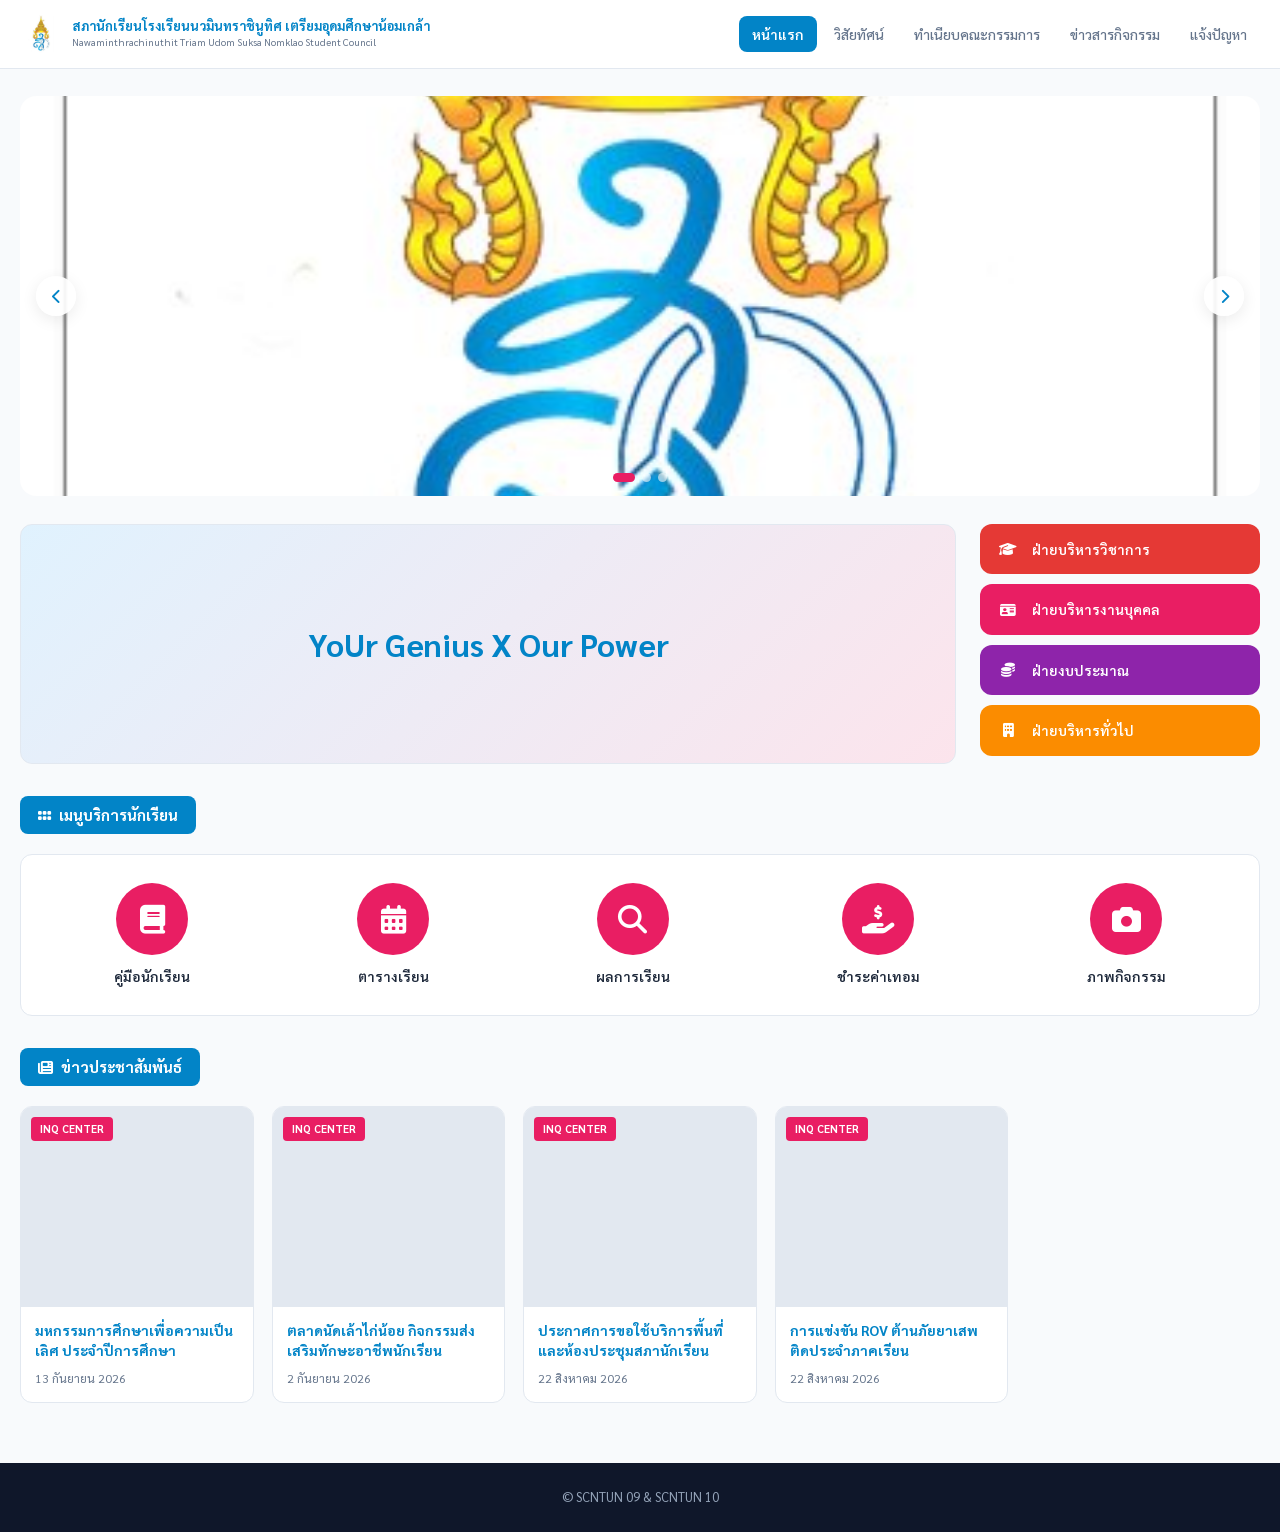
<file: website/index.html>
<!DOCTYPE html>
<html lang="th">
<head>
  <meta charset="UTF-8">
  <meta name="viewport" content="width=device-width, initial-scale=1.0">
  <title>หน้าแรก | สภานักเรียนนวมินทราชินูทิศ เตรียมอุดมศึกษาน้อมเกล้า</title>
  <link rel="preconnect" href="https://fonts.googleapis.com">
  <link rel="preconnect" href="https://fonts.gstatic.com" crossorigin>
  <link rel="stylesheet" href="https://cdnjs.cloudflare.com/ajax/libs/font-awesome/6.4.0/css/all.min.css">
  <link rel="stylesheet" href="style.css">
  <style>
    /* SLIDER */
    .slider-wrapper {
      position: relative;
      border-radius: 16px;
      overflow: hidden;
      margin-bottom: 28px;
      height: 400px;
      background: #e2e8f0;
    }
    .slides-container { display: flex; transition: transform 0.5s ease; height: 100%; }
    .slide-page {
      min-width: 100%;
      background-size: cover;
      background-position: center;
    }
    .slide-arrow {
      position: absolute; top: 50%; transform: translateY(-50%);
      background: rgba(255,255,255,0.92);
      border: none; width: 40px; height: 40px; border-radius: 50%;
      cursor: pointer; color: var(--blue); font-size: 15px;
      display: flex; align-items: center; justify-content: center;
      transition: 0.2s; z-index: 10; box-shadow: var(--shadow-md);
    }
    .slide-arrow:hover { background: var(--pink); color: white; }
    .arrow-left { left: 16px; }
    .arrow-right { right: 16px; }
    .slider-dots { position: absolute; bottom: 14px; left: 50%; transform: translateX(-50%); display: flex; gap: 7px; z-index: 10; }
    .dot { width: 9px; height: 9px; background: rgba(255,255,255,0.55); border-radius: 50%; cursor: pointer; transition: 0.3s; }
    .dot.active { background: var(--pink); width: 22px; border-radius: 9px; }

    /* CAMPAIGN + SIDEBAR */
    .main-grid {
      display: grid;
      grid-template-columns: 1fr 280px;
      gap: 24px;
      margin-bottom: 32px;
    }
    .campaign-box {
      background: var(--white);
      border: 1px solid var(--border);
      border-radius: var(--radius);
      display: flex;
      align-items: center;
      justify-content: center;
      min-height: 240px;
      background: linear-gradient(135deg, #e0f2fe 0%, #fce4ec 100%);
    }
    .campaign-title {
      font-size: clamp(1.4rem, 3vw, 2rem);
      font-weight: 700;
      color: var(--blue);
      text-align: center;
      padding: 24px;
      line-height: 1.4;
    }

    .sidebar-buttons { display: flex; flex-direction: column; gap: 10px; }
    .side-btn {
      display: flex; align-items: center; gap: 14px;
      padding: 14px 18px;
      border-radius: var(--radius);
      color: white; text-decoration: none;
      font-weight: 600; font-size: 14px;
      transition: opacity 0.2s, transform 0.2s;
    }
    .side-btn:hover { opacity: 0.9; transform: translateX(4px); }
    .side-btn i { width: 20px; text-align: center; }
    .side-btn.red    { background: #e53935; }
    .side-btn.pink   { background: var(--pink); }
    .side-btn.purple { background: #8e24aa; }
    .side-btn.orange { background: #fb8c00; }

    /* SERVICES */
    .services-bar {
      background: var(--white);
      border: 1px solid var(--border);
      border-radius: var(--radius);
      padding: 28px 20px;
      display: flex;
      justify-content: space-around;
      flex-wrap: wrap;
      gap: 20px;
      margin-bottom: 32px;
    }
    .service-item {
      display: flex; flex-direction: column;
      align-items: center; gap: 10px;
      text-decoration: none; color: var(--text);
      font-weight: 600; font-size: 14px;
      transition: 0.2s;
    }
    .service-icon {
      width: 72px; height: 72px;
      background: var(--pink);
      color: white; border-radius: 50%;
      display: flex; align-items: center; justify-content: center;
      font-size: 1.8rem;
      transition: transform 0.2s;
    }
    .service-item:hover .service-icon { transform: translateY(-4px); }
    .service-item:hover { color: var(--pink); }

    /* NEWS */
    .news-grid {
      display: grid;
      grid-template-columns: repeat(auto-fill, minmax(220px, 1fr));
      gap: 18px;
    }
    .news-card { display: flex; flex-direction: column; }
    .news-poster {
      height: 200px;
      background: #e2e8f0;
      background-size: cover;
      background-position: center;
      position: relative;
    }
    .news-tag {
      position: absolute; top: 10px; left: 10px;
      background: var(--pink); color: white;
      padding: 3px 9px; font-size: 11px; font-weight: 700;
      border-radius: 4px;
    }
    .news-body { padding: 14px; flex: 1; display: flex; flex-direction: column; justify-content: space-between; }
    .news-body h4 { font-size: 14px; color: var(--blue); margin-bottom: 8px; line-height: 1.4; font-weight: 700; }
    .news-date { font-size: 12px; color: var(--text-muted); }

    /* MOBILE */
    @media (max-width: 900px) {
      .main-grid { grid-template-columns: 1fr; }
      .slider-wrapper { height: 220px; }
      .sidebar-buttons { flex-direction: row; flex-wrap: wrap; }
      .side-btn { flex: 1 1 calc(50% - 5px); }
    }
    @media (max-width: 480px) {
      .side-btn { flex: 1 1 100%; }
      .services-bar { gap: 14px; }
      .service-icon { width: 58px; height: 58px; font-size: 1.4rem; }
      .news-grid { grid-template-columns: 1fr 1fr; }
    }
  </style>
</head>
<body>

<header>
  <nav class="navbar">
    <a href="index.html" class="logo-area">
      <div class="logo-circle">
        <img src="logo.jpg" alt="โลโก้">
      </div>
      <div class="logo-text">
        <h1>สภานักเรียนโรงเรียนนวมินทราชินูทิศ เตรียมอุดมศึกษาน้อมเกล้า</h1>
        <p>Nawaminthrachinuthit Triam Udom Suksa Nomklao Student Council</p>
      </div>
    </a>
    <ul class="nav-links">
      <li><a href="index.html" class="active">หน้าแรก</a></li>
      <li><a href="vision.html">วิสัยทัศน์</a></li>
      <li><a href="structure.html">ทำเนียบคณะกรรมการ</a></li>
      <li><a href="news.html">ข่าวสารกิจกรรม</a></li>
      <li><a href="report.html">แจ้งปัญหา</a></li>
    </ul>
    <button class="hamburger" id="hamburger-btn" aria-label="เมนู">
      <i class="fa-solid fa-bars"></i>
    </button>
  </nav>
  <nav class="mobile-nav" id="mobile-nav">
    <a href="index.html" class="active">หน้าแรก</a>
    <a href="vision.html">วิสัยทัศน์</a>
    <a href="structure.html">ทำเนียบ</a>
    <a href="news.html">ข่าวสาร</a>
    <a href="report.html">แจ้งปัญหา</a>
  </nav>
</header>

<div class="container">

  <!-- SLIDER -->
  <section class="slider-wrapper">
    <button class="slide-arrow arrow-left" onclick="moveSlide(-1)"><i class="fa-solid fa-chevron-left"></i></button>
    <button class="slide-arrow arrow-right" onclick="moveSlide(1)"><i class="fa-solid fa-chevron-right"></i></button>
    <div class="slider-dots">
      <div class="dot active" onclick="goSlide(0)"></div>
      <div class="dot" onclick="goSlide(1)"></div>
      <div class="dot" onclick="goSlide(2)"></div>
    </div>
    <div class="slides-container" id="slidesContainer">
      <div class="slide-page" style="background-image:url('unnamed.png'); background-color:#bae6fd;"></div>
      <div class="slide-page" style="background-image:url('https://images.unsplash.com/photo-1517245386807-bb43f82c33c4?q=80&w=1200');"></div>
      <div class="slide-page" style="background-image:url('https://images.unsplash.com/photo-1540575467063-178a50c2df87?q=80&w=1200');"></div>
    </div>
  </section>

  <!-- CAMPAIGN + SIDEBAR -->
  <div class="main-grid">
    <div class="campaign-box">
      <div class="campaign-title">YoUr Genius X Our Power</div>
    </div>
    <div class="sidebar-buttons">
      <a href="#" class="side-btn red"><i class="fa-solid fa-graduation-cap"></i> ฝ่ายบริหารวิชาการ</a>
      <a href="#" class="side-btn pink"><i class="fa-solid fa-id-card"></i> ฝ่ายบริหารงานบุคคล</a>
      <a href="#" class="side-btn purple"><i class="fa-solid fa-coins"></i> ฝ่ายงบประมาณ</a>
      <a href="#" class="side-btn orange"><i class="fa-solid fa-building"></i> ฝ่ายบริหารทั่วไป</a>
    </div>
  </div>

  <!-- SERVICES -->
  <section>
    <div class="section-heading"><i class="fa-solid fa-grip"></i> เมนูบริการนักเรียน</div>
    <div class="services-bar">
      <a href="#" class="service-item"><div class="service-icon"><i class="fa-solid fa-book"></i></div><span>คู่มือนักเรียน</span></a>
      <a href="#" class="service-item"><div class="service-icon"><i class="fa-solid fa-calendar-days"></i></div><span>ตารางเรียน</span></a>
      <a href="#" class="service-item"><div class="service-icon"><i class="fa-solid fa-magnifying-glass"></i></div><span>ผลการเรียน</span></a>
      <a href="#" class="service-item"><div class="service-icon"><i class="fa-solid fa-hand-holding-dollar"></i></div><span>ชำระค่าเทอม</span></a>
      <a href="#" class="service-item"><div class="service-icon"><i class="fa-solid fa-camera"></i></div><span>ภาพกิจกรรม</span></a>
    </div>
  </section>

  <!-- NEWS -->
  <section>
    <div class="section-heading"><i class="fa-solid fa-newspaper"></i> ข่าวประชาสัมพันธ์</div>
    <div class="news-grid">
      <div class="card news-card">
        <div class="news-poster" style="background-image:url('https://images.unsplash.com/photo-1511578314322-379afb476865?q=80&w=400');">
          <span class="news-tag">INQ CENTER</span>
        </div>
        <div class="news-body">
          <h4>มหกรรมการศึกษาเพื่อความเป็นเลิศ ประจำปีการศึกษา</h4>
          <p class="news-date">13 กันยายน 2026</p>
        </div>
      </div>
      <div class="card news-card">
        <div class="news-poster" style="background-image:url('https://images.unsplash.com/photo-1540575467063-178a50c2df87?q=80&w=400');">
          <span class="news-tag">INQ CENTER</span>
        </div>
        <div class="news-body">
          <h4>ตลาดนัดเล้าไก่น้อย กิจกรรมส่งเสริมทักษะอาชีพนักเรียน</h4>
          <p class="news-date">2 กันยายน 2026</p>
        </div>
      </div>
      <div class="card news-card">
        <div class="news-poster" style="background-image:url('https://images.unsplash.com/photo-1517245386807-bb43f82c33c4?q=80&w=400');">
          <span class="news-tag">INQ CENTER</span>
        </div>
        <div class="news-body">
          <h4>ประกาศการขอใช้บริการพื้นที่และห้องประชุมสภานักเรียน</h4>
          <p class="news-date">22 สิงหาคม 2026</p>
        </div>
      </div>
      <div class="card news-card">
        <div class="news-poster" style="background-image:url('https://images.unsplash.com/photo-1516321318423-f06f85e504b3?q=80&w=400');">
          <span class="news-tag">INQ CENTER</span>
        </div>
        <div class="news-body">
          <h4>การแข่งขัน ROV ต้านภัยยาเสพติดประจำภาคเรียน</h4>
          <p class="news-date">22 สิงหาคม 2026</p>
        </div>
      </div>
    </div>
  </section>

</div>

<footer>
  <p>© SCNTUN 09 & SCNTUN 10 </p>
</footer>

<script src="nav.js"></script>
<script>
  let cur = 0;
  const total = 3;
  const container = document.getElementById('slidesContainer');
  const dots = document.querySelectorAll('.dot');

  function updateSlider() {
    container.style.transform = `translateX(-${cur * 100}%)`;
    dots.forEach((d, i) => d.classList.toggle('active', i === cur));
  }
  function moveSlide(dir) {
    cur = (cur + dir + total) % total;
    updateSlider(); resetAuto();
  }
  function goSlide(i) { cur = i; updateSlider(); resetAuto(); }

  let timer = setInterval(() => moveSlide(1), 5000);
  function resetAuto() { clearInterval(timer); timer = setInterval(() => moveSlide(1), 5000); }
</script>
</body>
</html>
</file>
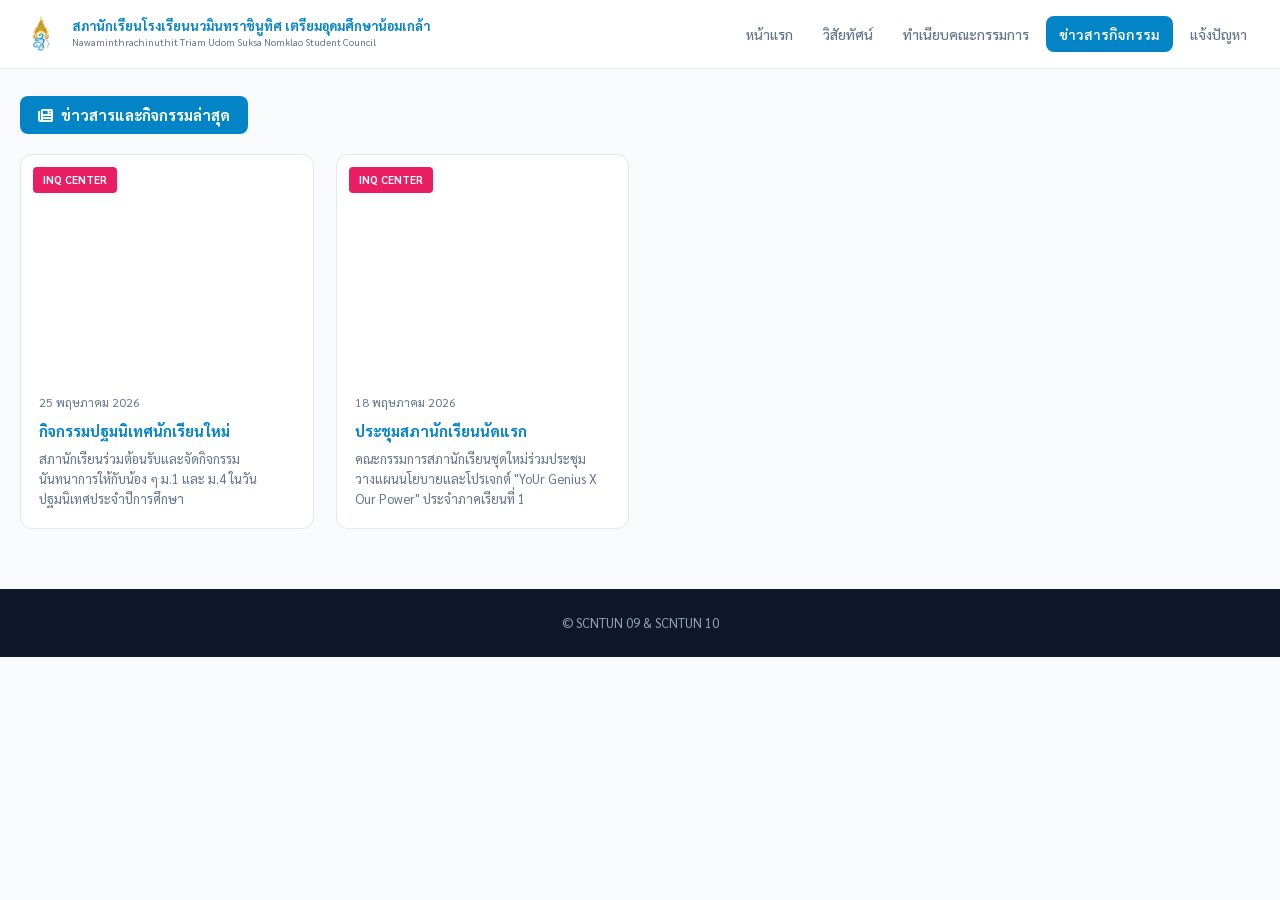
<file: website/news.html>
<!DOCTYPE html>
<html lang="th">
<head>
  <meta charset="UTF-8">
  <meta name="viewport" content="width=device-width, initial-scale=1.0">
  <title>ข่าวสารกิจกรรม | สภานักเรียนนวมินทราชินูทิศ เตรียมอุดมศึกษาน้อมเกล้า</title>
  <link rel="preconnect" href="https://fonts.googleapis.com">
  <link rel="preconnect" href="https://fonts.gstatic.com" crossorigin>
  <link rel="stylesheet" href="https://cdnjs.cloudflare.com/ajax/libs/font-awesome/6.4.0/css/all.min.css">
  <link rel="stylesheet" href="style.css">
  <style>
    .news-grid {
      display: grid;
      grid-template-columns: repeat(auto-fill, minmax(280px, 1fr));
      gap: 22px;
    }
    .news-card { display: flex; flex-direction: column; }
    .news-img {
      height: 220px;
      background-size: cover;
      background-position: center;
      position: relative;
    }
    .news-tag {
      position: absolute; top: 12px; left: 12px;
      background: var(--pink); color: white;
      padding: 4px 10px; font-size: 11px; font-weight: 700;
      border-radius: 4px;
    }
    .news-content { padding: 18px; flex: 1; display: flex; flex-direction: column; gap: 8px; }
    .news-date { font-size: 12px; color: var(--text-muted); }
    .news-content h3 { font-size: 15px; font-weight: 700; color: var(--blue); line-height: 1.4; }
    .news-content p { font-size: 13px; color: var(--text-muted); line-height: 1.55; }

    @media (max-width: 480px) {
      .news-grid { grid-template-columns: 1fr; }
    }
  </style>
</head>
<body>

<header>
  <nav class="navbar">
    <a href="index.html" class="logo-area">
      <div class="logo-circle">
        <img src="logo.jpg" alt="โลโก้">
      </div>
      <div class="logo-text">
        <h1>สภานักเรียนโรงเรียนนวมินทราชินูทิศ เตรียมอุดมศึกษาน้อมเกล้า</h1>
        <p>Nawaminthrachinuthit Triam Udom Suksa Nomklao Student Council</p>
      </div>
    </a>
    <ul class="nav-links">
      <li><a href="index.html">หน้าแรก</a></li>
      <li><a href="vision.html">วิสัยทัศน์</a></li>
      <li><a href="structure.html">ทำเนียบคณะกรรมการ</a></li>
      <li><a href="news.html" class="active">ข่าวสารกิจกรรม</a></li>
      <li><a href="report.html">แจ้งปัญหา</a></li>
    </ul>
    <button class="hamburger" id="hamburger-btn" aria-label="เมนู">
      <i class="fa-solid fa-bars"></i>
    </button>
  </nav>
  <nav class="mobile-nav" id="mobile-nav">
    <a href="index.html">หน้าแรก</a>
    <a href="vision.html">วิสัยทัศน์</a>
    <a href="structure.html">ทำเนียบ</a>
    <a href="news.html" class="active">ข่าวสาร</a>
    <a href="report.html">แจ้งปัญหา</a>
  </nav>
</header>

<div class="container">
  <div class="section-heading"><i class="fa-solid fa-newspaper"></i> ข่าวสารและกิจกรรมล่าสุด</div>

  <div class="news-grid">
    <div class="card news-card">
      <div class="news-img" style="background-image:url('https://images.unsplash.com/photo-1511578314322-379afb476865?q=80&w=600');">
        <span class="news-tag">INQ CENTER</span>
      </div>
      <div class="news-content">
        <div class="news-date">25 พฤษภาคม 2026</div>
        <h3>กิจกรรมปฐมนิเทศนักเรียนใหม่</h3>
        <p>สภานักเรียนร่วมต้อนรับและจัดกิจกรรมนันทนาการให้กับน้อง ๆ ม.1 และ ม.4 ในวันปฐมนิเทศประจำปีการศึกษา</p>
      </div>
    </div>
    <div class="card news-card">
      <div class="news-img" style="background-image:url('https://images.unsplash.com/photo-1540575467063-178a50c2df87?q=80&w=600');">
        <span class="news-tag">INQ CENTER</span>
      </div>
      <div class="news-content">
        <div class="news-date">18 พฤษภาคม 2026</div>
        <h3>ประชุมสภานักเรียนนัดแรก</h3>
        <p>คณะกรรมการสภานักเรียนชุดใหม่ร่วมประชุมวางแผนนโยบายและโปรเจกต์ "YoUr Genius X Our Power" ประจำภาคเรียนที่ 1</p>
      </div>
    </div>
  </div>
</div>

<footer>
  <p>© SCNTUN 09 & SCNTUN 10 </p>
</footer>

<script src="nav.js"></script>
</body>
</html>
</file>
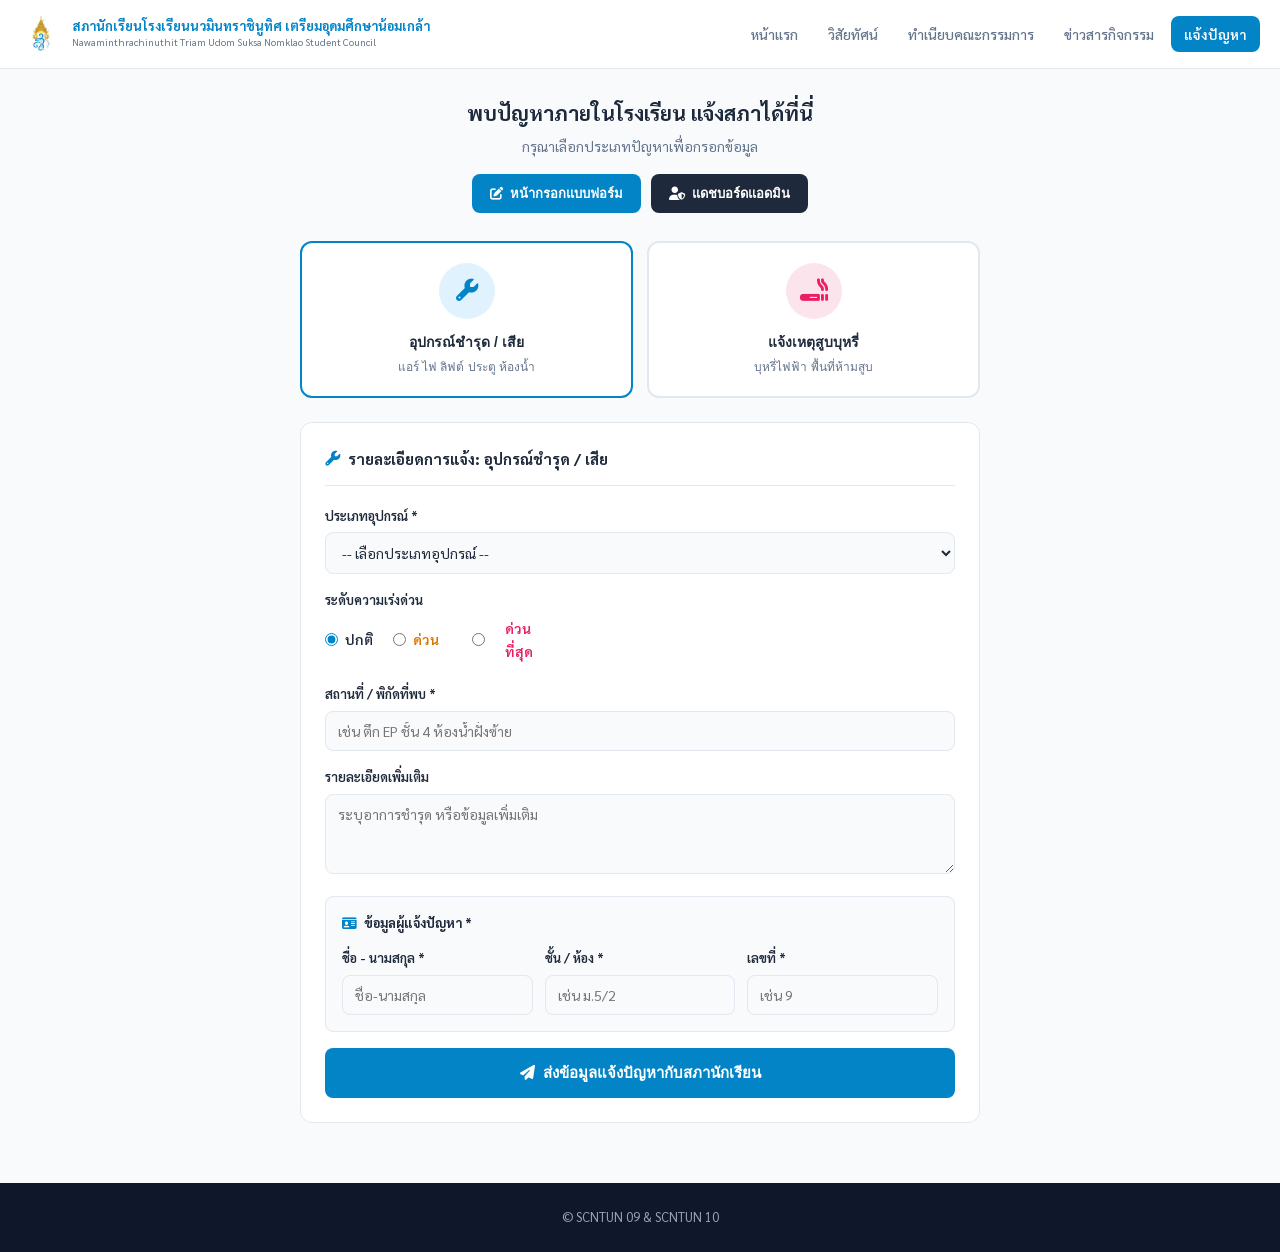
<file: website/report.html>
<!DOCTYPE html>
<html lang="th">
<head>
  <meta charset="UTF-8">
  <meta name="viewport" content="width=device-width, initial-scale=1.0">
  <title>แจ้งปัญหา | สภานักเรียนนวมินทราชินูทิศ เตรียมอุดมศึกษาน้อมเกล้า</title>
  <link rel="preconnect" href="https://fonts.googleapis.com">
  <link rel="preconnect" href="https://fonts.gstatic.com" crossorigin>
  <link rel="stylesheet" href="https://cdnjs.cloudflare.com/ajax/libs/font-awesome/6.4.0/css/all.min.css">
  <link rel="stylesheet" href="style.css">
  <style>
    main { max-width: 720px; margin: 0 auto; padding: 28px 20px 60px; }

    .page-header { text-align: center; margin-bottom: 28px; }
    .page-header h2 { font-size: 1.3rem; font-weight: 700; color: var(--text); margin-bottom: 6px; }
    .page-header p { font-size: 14px; color: var(--text-muted); }

    .admin-toggle {
      display: flex; justify-content: center; gap: 10px; margin-top: 16px; flex-wrap: wrap;
    }
    .btn {
      display: inline-flex; align-items: center; gap: 7px;
      padding: 9px 18px; border-radius: var(--radius-sm);
      font-size: 13px; font-weight: 600; cursor: pointer;
      border: none; transition: 0.18s; text-decoration: none;
    }
    .btn-blue  { background: var(--blue); color: white; }
    .btn-blue:hover { background: var(--blue-dark); }
    .btn-dark  { background: #1e293b; color: white; }
    .btn-dark:hover { background: #0f172a; }
    .btn-sm { padding: 7px 14px; font-size: 12px; }
    .btn-danger { background: #fce4ec; color: var(--pink); }
    .btn-danger:hover { background: #f8bbd0; }
    .btn-muted { background: #f1f5f9; color: var(--text-muted); }
    .btn-muted:hover { background: #e2e8f0; color: var(--text); }

    /* TYPE SELECTOR */
    .type-grid { display: grid; grid-template-columns: 1fr 1fr; gap: 14px; margin-bottom: 24px; }
    .type-btn {
      background: var(--white);
      border: 2px solid var(--border);
      border-radius: var(--radius);
      padding: 20px 16px; text-align: center;
      cursor: pointer; transition: 0.18s;
    }
    .type-btn:hover { border-color: var(--blue-dark); }
    .type-btn.active-blue { border-color: var(--blue); }
    .type-btn.active-pink { border-color: var(--pink); }
    .type-icon {
      width: 56px; height: 56px; border-radius: 50%;
      display: flex; align-items: center; justify-content: center;
      font-size: 1.4rem; margin: 0 auto 12px;
      transition: transform 0.2s;
    }
    .type-btn:hover .type-icon { transform: scale(1.08); }
    .icon-blue { background: var(--blue-light); color: var(--blue); }
    .icon-pink { background: var(--pink-light); color: var(--pink); }
    .type-btn strong { display: block; font-size: 14px; color: var(--text); margin-bottom: 4px; }
    .type-btn span { font-size: 12px; color: var(--text-muted); }

    /* FORM */
    .form-card {
      background: var(--white);
      border: 1px solid var(--border);
      border-radius: var(--radius);
      padding: 24px;
    }
    .form-title {
      font-size: 15px; font-weight: 700; color: var(--text);
      margin-bottom: 20px; padding-bottom: 14px;
      border-bottom: 1px solid var(--border);
      display: flex; align-items: center; gap: 8px;
    }
    .field { margin-bottom: 16px; }
    .field label { display: block; font-size: 13px; font-weight: 600; color: var(--text); margin-bottom: 6px; }
    .field select, .field input, .field textarea {
      width: 100%; padding: 10px 12px;
      background: var(--bg); border: 1px solid var(--border);
      border-radius: var(--radius-sm); font-size: 14px;
      font-family: 'Sarabun', sans-serif; color: var(--text);
      transition: border-color 0.18s;
      outline: none;
    }
    .field select:focus, .field input:focus, .field textarea:focus {
      border-color: var(--blue);
      box-shadow: 0 0 0 3px rgba(2,132,199,0.1);
    }
    .field textarea { resize: vertical; min-height: 80px; }

    .radio-group { display: flex; gap: 20px; flex-wrap: wrap; }
    .radio-group label { display: flex; align-items: center; gap: 7px; font-size: 14px; cursor: pointer; }
    .radio-group input[type=radio] { accent-color: var(--blue); }

    .reporter-grid { display: grid; grid-template-columns: repeat(3, 1fr); gap: 12px; }

    .reporter-box {
      background: var(--bg); border: 1px solid var(--border);
      border-radius: var(--radius-sm); padding: 16px;
      margin-bottom: 16px;
    }
    .reporter-box .box-label {
      font-size: 13px; font-weight: 700; color: var(--text);
      margin-bottom: 14px; display: flex; align-items: center; gap: 7px;
    }

    .notice {
      background: var(--pink-light); border: 1px solid #f8bbd0;
      border-radius: var(--radius-sm); padding: 12px 14px;
      font-size: 13px; color: #880e4f;
      display: flex; gap: 8px; align-items: flex-start;
      margin-bottom: 16px;
    }

    .submit-btn {
      width: 100%; padding: 13px;
      border-radius: var(--radius-sm);
      font-size: 15px; font-weight: 700;
      border: none; cursor: pointer;
      display: flex; align-items: center; justify-content: center; gap: 8px;
      transition: 0.2s;
    }
    .submit-btn.blue-btn { background: var(--blue); color: white; }
    .submit-btn.blue-btn:hover { background: var(--blue-dark); }
    .submit-btn.pink-btn { background: var(--pink); color: white; }
    .submit-btn.pink-btn:hover { background: #c2185b; }

    /* ADMIN TABLE */
    #admin-page { display: none; }
    .admin-header { display: flex; justify-content: space-between; align-items: center; margin-bottom: 20px; flex-wrap: wrap; gap: 10px; }
    .admin-header h2 { font-size: 1.2rem; font-weight: 700; }
    .table-wrap { background: var(--white); border: 1px solid var(--border); border-radius: var(--radius); overflow-x: auto; }
    table { width: 100%; border-collapse: collapse; font-size: 13px; }
    thead { background: #1e293b; color: white; }
    th { padding: 12px 14px; text-align: left; font-weight: 600; }
    td { padding: 12px 14px; border-bottom: 1px solid var(--border); vertical-align: top; }
    tr:last-child td { border-bottom: none; }
    tr:hover td { background: var(--bg); }
    .badge {
      display: inline-block; padding: 3px 10px; border-radius: 99px;
      font-size: 11px; font-weight: 700;
    }
    .badge-blue { background: var(--blue-light); color: var(--blue-dark); }
    .badge-pink { background: var(--pink-light); color: var(--pink); }
    .status-select {
      font-size: 12px; padding: 5px 8px;
      border-radius: var(--radius-sm); border: 1px solid var(--border);
      outline: none; cursor: pointer;
    }
    .empty-state { padding: 40px; text-align: center; color: var(--text-muted); }

    /* LOGIN MODAL */
    .modal-overlay {
      display: none; position: fixed; inset: 0;
      background: rgba(0,0,0,0.45);
      align-items: center; justify-content: center;
      z-index: 2000; padding: 20px;
    }
    .modal-overlay.open { display: flex; }
    .modal-box {
      background: var(--white);
      border-radius: var(--radius);
      padding: 28px; width: 100%; max-width: 380px;
      box-shadow: 0 20px 60px rgba(0,0,0,0.15);
    }
    .modal-box h3 { font-size: 16px; font-weight: 700; margin-bottom: 20px; display: flex; align-items: center; gap: 8px; }
    .pw-wrap { position: relative; }
    .pw-wrap input { padding-right: 44px; }
    .pw-toggle { position: absolute; right: 12px; top: 50%; transform: translateY(-50%); background: none; border: none; cursor: pointer; color: var(--text-muted); font-size: 15px; }
    .login-error { font-size: 12px; color: var(--pink); margin-top: 6px; display: none; }

    /* HIDDEN */
    .hidden { display: none !important; }

    @media (max-width: 520px) {
      .type-grid { grid-template-columns: 1fr; }
      .reporter-grid { grid-template-columns: 1fr; }
    }
  </style>
</head>
<body>

<header>
  <nav class="navbar">
    <a href="index.html" class="logo-area">
      <div class="logo-circle">
        <img src="logo.jpg" alt="โลโก้">
      </div>
      <div class="logo-text">
        <h1>สภานักเรียนโรงเรียนนวมินทราชินูทิศ เตรียมอุดมศึกษาน้อมเกล้า</h1>
        <p>Nawaminthrachinuthit Triam Udom Suksa Nomklao Student Council</p>
      </div>
    </a>
    <ul class="nav-links">
      <li><a href="index.html">หน้าแรก</a></li>
      <li><a href="vision.html">วิสัยทัศน์</a></li>
      <li><a href="structure.html">ทำเนียบคณะกรรมการ</a></li>
      <li><a href="news.html">ข่าวสารกิจกรรม</a></li>
      <li><a href="report.html" class="active">แจ้งปัญหา</a></li>
    </ul>
    <button class="hamburger" id="hamburger-btn" aria-label="เมนู">
      <i class="fa-solid fa-bars"></i>
    </button>
  </nav>
  <nav class="mobile-nav" id="mobile-nav">
    <a href="index.html">หน้าแรก</a>
    <a href="vision.html">วิสัยทัศน์</a>
    <a href="structure.html">ทำเนียบ</a>
    <a href="news.html">ข่าวสาร</a>
    <a href="report.html" class="active">แจ้งปัญหา</a>
  </nav>
</header>

<main>

  <!-- USER PAGE -->
  <div id="user-page">
    <div class="page-header">
      <h2>พบปัญหาภายในโรงเรียน แจ้งสภาได้ที่นี่</h2>
      <p>กรุณาเลือกประเภทปัญหาเพื่อกรอกข้อมูล</p>
      <div class="admin-toggle">
        <button onclick="showUserPage()" class="btn btn-blue"><i class="fa-solid fa-pen-to-square"></i> หน้ากรอกแบบฟอร์ม</button>
        <button onclick="openAdminGate()" class="btn btn-dark"><i class="fa-solid fa-user-shield"></i> แดชบอร์ดแอดมิน</button>
      </div>
    </div>

    <!-- TYPE -->
    <div class="type-grid">
      <button class="type-btn active-blue" id="btn-maintenance" onclick="selectType('maintenance')">
        <div class="type-icon icon-blue"><i class="fa-solid fa-wrench"></i></div>
        <strong>อุปกรณ์ชำรุด / เสีย</strong>
        <span>แอร์ ไฟ ลิฟต์ ประตู ห้องน้ำ</span>
      </button>
      <button class="type-btn" id="btn-smoking" onclick="selectType('smoking')">
        <div class="type-icon icon-pink"><i class="fa-solid fa-smoking"></i></div>
        <strong>แจ้งเหตุสูบบุหรี่</strong>
        <span>บุหรี่ไฟฟ้า พื้นที่ห้ามสูบ</span>
      </button>
    </div>

    <!-- FORM -->
    <div class="form-card">
      <div class="form-title" id="form-title">
        <i class="fa-solid fa-wrench" style="color:var(--blue)"></i>
        รายละเอียดการแจ้ง: อุปกรณ์ชำรุด / เสีย
      </div>

      <div id="field-maintenance">
        <div class="field">
          <label>ประเภทอุปกรณ์ *</label>
          <select id="device-type">
            <option value="">-- เลือกประเภทอุปกรณ์ --</option>
            <option>ระบบไฟฟ้า / แสงสว่าง</option>
            <option>เครื่องปรับอากาศ</option>
            <option>ระบบประปา / ห้องน้ำ</option>
            <option>ลิฟต์ / บันไดเลื่อน</option>
            <option>อื่นๆ</option>
          </select>
        </div>
        <div class="field">
          <label>ระดับความเร่งด่วน</label>
          <div class="radio-group">
            <label><input type="radio" name="priority" value="ปกติ" checked> ปกติ</label>
            <label style="color:#d97706"><input type="radio" name="priority" value="ด่วน"> ด่วน</label>
            <label style="color:var(--pink)"><input type="radio" name="priority" value="ด่วนที่สุด"> ด่วนที่สุด</label>
          </div>
        </div>
      </div>

      <div id="field-smoking" class="hidden">
        <div class="notice">
          <i class="fa-solid fa-shield-halved" style="margin-top:1px"></i>
          <span><strong>ความปลอดภัย:</strong> ข้อมูลนี้เห็นเฉพาะแอดมินสภานักเรียนเท่านั้น</span>
        </div>
        <div class="field">
          <label>ลักษณะที่พบ *</label>
          <select id="smoke-type">
            <option>พบเห็นคนกำลังสูบอยู่</option>
            <option>ได้กลิ่นควันรบกวน</option>
            <option>พบเศษก้นบุหรี่ หรือร่องรอยการสูบ</option>
          </select>
        </div>
      </div>

      <div class="field">
        <label>สถานที่ / พิกัดที่พบ *</label>
        <input type="text" id="location" placeholder="เช่น ตึก EP ชั้น 4 ห้องน้ำฝั่งซ้าย">
      </div>
      <div class="field">
        <label>รายละเอียดเพิ่มเติม</label>
        <textarea id="details" placeholder="ระบุอาการชำรุด หรือข้อมูลเพิ่มเติม"></textarea>
      </div>

      <div class="reporter-box">
        <div class="box-label"><i class="fa-solid fa-id-card" style="color:var(--blue)"></i> ข้อมูลผู้แจ้งปัญหา *</div>
        <div class="reporter-grid">
          <div class="field" style="margin:0">
            <label>ชื่อ - นามสกุล *</label>
            <input type="text" id="reporter-name" placeholder="ชื่อ-นามสกุล">
          </div>
          <div class="field" style="margin:0">
            <label>ชั้น / ห้อง *</label>
            <input type="text" id="reporter-class" placeholder="เช่น ม.5/2">
          </div>
          <div class="field" style="margin:0">
            <label>เลขที่ *</label>
            <input type="text" id="reporter-no" placeholder="เช่น 9">
          </div>
        </div>
      </div>

      <button class="submit-btn blue-btn" id="submit-btn" onclick="handleSubmit()">
        <i class="fa-solid fa-paper-plane"></i> ส่งข้อมูลแจ้งปัญหากับสภานักเรียน
      </button>
    </div>
  </div>

  <!-- ADMIN PAGE -->
  <div id="admin-page">
    <div class="admin-header">
      <h2><i class="fa-solid fa-user-shield" style="color:var(--blue);margin-right:8px"></i>แดชบอร์ดผู้ดูแลระบบ</h2>
      <div style="display:flex;gap:8px;flex-wrap:wrap">
        <button onclick="logoutAdmin()" class="btn btn-sm btn-muted">ออกจากระบบ</button>
        <button onclick="clearAllData()" class="btn btn-sm btn-danger">ล้างข้อมูลทั้งหมด</button>
      </div>
    </div>
    <div class="table-wrap">
      <table>
        <thead>
          <tr>
            <th>วัน-เวลา</th>
            <th>ประเภท</th>
            <th>รายละเอียด</th>
            <th>สถานที่</th>
            <th>ผู้แจ้ง</th>
            <th>สถานะ</th>
          </tr>
        </thead>
        <tbody id="ticket-body"></tbody>
      </table>
      <div id="empty-state" class="empty-state hidden">ยังไม่มีข้อมูลแจ้งปัญหาในขณะนี้</div>
    </div>
  </div>

</main>

<!-- LOGIN MODAL -->
<div class="modal-overlay" id="login-modal">
  <div class="modal-box">
    <h3><i class="fa-solid fa-lock" style="color:var(--blue)"></i> เข้าสู่ระบบแอดมินสภา</h3>
    <div class="field">
      <label>ชื่อผู้ใช้</label>
      <input type="text" id="login-user">
    </div>
    <div class="field">
      <label>รหัสผ่าน</label>
      <div class="pw-wrap">
        <input type="password" id="login-pass">
        <button type="button" class="pw-toggle" onclick="togglePw()"><i id="pw-icon" class="fa-solid fa-eye"></i></button>
      </div>
    </div>
    <div class="login-error" id="login-error">ชื่อผู้ใช้หรือรหัสผ่านไม่ถูกต้อง</div>
    <div style="display:flex;gap:10px;margin-top:18px">
      <button onclick="closeModal()" class="btn btn-muted" style="flex:1">ยกเลิก</button>
      <button onclick="handleLogin()" class="btn btn-blue" style="flex:2"><i class="fa-solid fa-right-to-bracket"></i> เข้าสู่ระบบ</button>
    </div>
  </div>
</div>

<footer>
  <p>© SCNTUN 09 & SCNTUN 10 </p>
</footer>

<script src="nav.js"></script>
<script>
  const ADMIN_USER = "scntun2026";
  const ADMIN_PASS = "S@c!N9t#u$N_2026%";
  let isAdmin = false;
  let selectedType = 'maintenance';

  function selectType(type) {
    selectedType = type;
    const btnM = document.getElementById('btn-maintenance');
    const btnS = document.getElementById('btn-smoking');
    const fM = document.getElementById('field-maintenance');
    const fS = document.getElementById('field-smoking');
    const title = document.getElementById('form-title');
    const submitBtn = document.getElementById('submit-btn');

    if (type === 'maintenance') {
      btnM.className = 'type-btn active-blue';
      btnS.className = 'type-btn';
      fM.classList.remove('hidden'); fS.classList.add('hidden');
      title.innerHTML = '<i class="fa-solid fa-wrench" style="color:var(--blue)"></i> รายละเอียดการแจ้ง: อุปกรณ์ชำรุด / เสีย';
      submitBtn.className = 'submit-btn blue-btn';
    } else {
      btnM.className = 'type-btn';
      btnS.className = 'type-btn active-pink';
      fM.classList.add('hidden'); fS.classList.remove('hidden');
      title.innerHTML = '<i class="fa-solid fa-smoking" style="color:var(--pink)"></i> รายละเอียดการแจ้ง: แจ้งเหตุสูบบุหรี่ / บุหรี่ไฟฟ้า';
      submitBtn.className = 'submit-btn pink-btn';
    }
  }

  function handleSubmit() {
    const loc = document.getElementById('location').value.trim();
    const name = document.getElementById('reporter-name').value.trim();
    const cls = document.getElementById('reporter-class').value.trim();
    const no = document.getElementById('reporter-no').value.trim();
    if (!loc || !name || !cls || !no) { alert('กรุณากรอกข้อมูลให้ครบถ้วนครับ'); return; }

    let detail = '', cat = '', badgeCls = '';
    if (selectedType === 'maintenance') {
      const dev = document.getElementById('device-type').value;
      if (!dev) { alert('กรุณาเลือกประเภทอุปกรณ์'); return; }
      const priority = document.querySelector('input[name=priority]:checked').value;
      detail = `[${dev}] ${document.getElementById('details').value || 'ไม่ระบุ'} (${priority})`;
      cat = 'อุปกรณ์ชำรุด'; badgeCls = 'badge-blue';
    } else {
      detail = `[${document.getElementById('smoke-type').value}] ${document.getElementById('details').value || 'ไม่ระบุ'}`;
      cat = 'แจ้งเหตุสูบบุหรี่'; badgeCls = 'badge-pink';
    }

    const ticket = {
      id: Date.now(),
      timestamp: new Date().toLocaleString('th-TH'),
      cat, badgeCls, detail, location: loc,
      reporter: `${name} (${cls} เลขที่ ${no})`,
      status: 'รอดำเนินการ'
    };
    const tickets = JSON.parse(localStorage.getItem('tickets') || '[]');
    tickets.unshift(ticket);
    localStorage.setItem('tickets', JSON.stringify(tickets));
    alert('ส่งข้อมูลแจ้งปัญหาเข้าระบบสภานักเรียนเรียบร้อยแล้วครับ!');
    document.getElementById('location').value = '';
    document.getElementById('details').value = '';
    document.getElementById('reporter-name').value = '';
    document.getElementById('reporter-class').value = '';
    document.getElementById('reporter-no').value = '';
    document.getElementById('device-type').value = '';
    selectType('maintenance');
  }

  function showUserPage() {
    document.getElementById('user-page').style.display = '';
    document.getElementById('admin-page').style.display = 'none';
  }

  function openAdminGate() {
    if (isAdmin) showAdminPage();
    else document.getElementById('login-modal').classList.add('open');
  }

  function closeModal() { document.getElementById('login-modal').classList.remove('open'); }

  function handleLogin() {
    const u = document.getElementById('login-user').value;
    const p = document.getElementById('login-pass').value;
    if (u === ADMIN_USER && p === ADMIN_PASS) {
      isAdmin = true; closeModal(); showAdminPage();
    } else {
      document.getElementById('login-error').style.display = 'block';
    }
  }

  function logoutAdmin() { isAdmin = false; showUserPage(); }

  function showAdminPage() {
    document.getElementById('user-page').style.display = 'none';
    document.getElementById('admin-page').style.display = '';
    renderTable();
  }

  function togglePw() {
    const inp = document.getElementById('login-pass');
    const ico = document.getElementById('pw-icon');
    if (inp.type === 'password') { inp.type = 'text'; ico.className = 'fa-solid fa-eye-slash'; }
    else { inp.type = 'password'; ico.className = 'fa-solid fa-eye'; }
  }

  function updateStatus(id, status) {
    let tickets = JSON.parse(localStorage.getItem('tickets') || '[]');
    tickets = tickets.map(t => t.id === id ? { ...t, status } : t);
    localStorage.setItem('tickets', JSON.stringify(tickets));
    renderTable();
  }

  function renderTable() {
    const tbody = document.getElementById('ticket-body');
    const empty = document.getElementById('empty-state');
    const tickets = JSON.parse(localStorage.getItem('tickets') || '[]');
    tbody.innerHTML = '';
    if (tickets.length === 0) { empty.classList.remove('hidden'); return; }
    empty.classList.add('hidden');
    tickets.forEach(t => {
      const statusColor = t.status === 'ดำเนินการแล้ว' ? 'color:#15803d' : t.status === 'ไม่ดำเนินการ' ? 'color:#be123c' : 'color:#b45309';
      tbody.innerHTML += `
        <tr>
          <td style="white-space:nowrap;color:var(--text-muted);font-size:12px">${t.timestamp}</td>
          <td><span class="badge ${t.badgeCls}">${t.cat}</span></td>
          <td style="max-width:180px">${t.detail}</td>
          <td style="font-weight:600">${t.location}</td>
          <td style="color:var(--text-muted)">${t.reporter}</td>
          <td>
            <select class="status-select" style="${statusColor}" onchange="updateStatus(${t.id}, this.value)">
              <option ${t.status==='รอดำเนินการ'?'selected':''}>รอดำเนินการ</option>
              <option ${t.status==='ดำเนินการแล้ว'?'selected':''}>ดำเนินการแล้ว</option>
              <option ${t.status==='ไม่ดำเนินการ'?'selected':''}>ไม่ดำเนินการ</option>
            </select>
          </td>
        </tr>`;
    });
  }

  function clearAllData() {
    if (confirm('ต้องการลบประวัติการแจ้งปัญหาทั้งหมดใช่ไหม?')) {
      localStorage.removeItem('tickets'); renderTable();
    }
  }
</script>
</body>
</html>
</file>
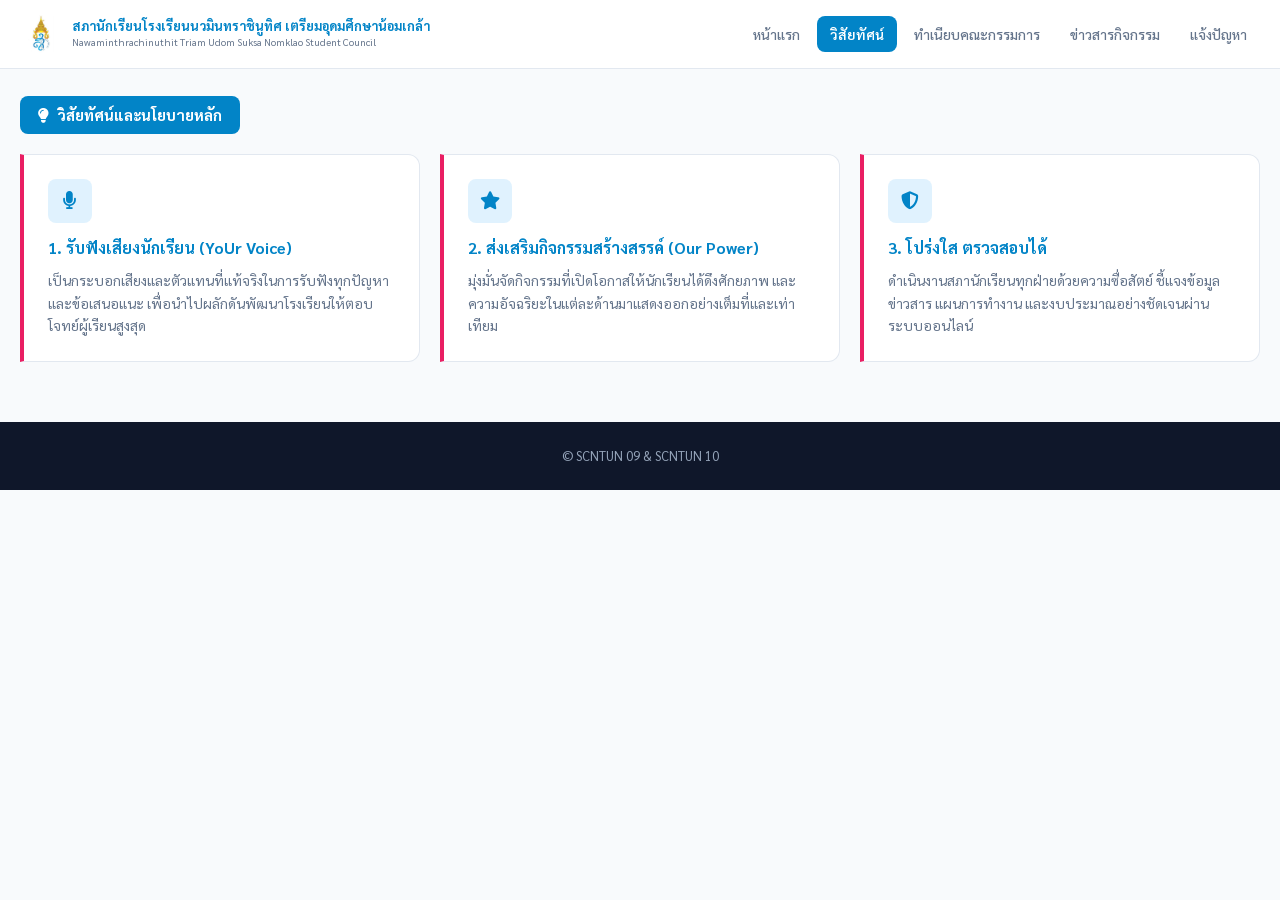
<file: website/vision.html>
<!DOCTYPE html>
<html lang="th">
<head>
  <meta charset="UTF-8">
  <meta name="viewport" content="width=device-width, initial-scale=1.0">
  <title>วิสัยทัศน์ | สภานักเรียนนวมินทราชินูทิศ เตรียมอุดมศึกษาน้อมเกล้า</title>
  <link rel="preconnect" href="https://fonts.googleapis.com">
  <link rel="preconnect" href="https://fonts.gstatic.com" crossorigin>
  <link rel="stylesheet" href="https://cdnjs.cloudflare.com/ajax/libs/font-awesome/6.4.0/css/all.min.css">
  <link rel="stylesheet" href="style.css">
  <style>
    .vision-grid {
      display: grid;
      grid-template-columns: repeat(auto-fit, minmax(280px, 1fr));
      gap: 20px;
    }
    .vision-card {
      background: var(--white);
      border: 1px solid var(--border);
      border-left: 4px solid var(--pink);
      border-radius: 0 var(--radius) var(--radius) 0;
      padding: 24px;
      transition: transform 0.2s, box-shadow 0.2s;
    }
    .vision-card:hover { transform: translateY(-4px); box-shadow: var(--shadow-md); }
    .vision-icon {
      width: 44px; height: 44px;
      background: var(--blue-light);
      border-radius: var(--radius-sm);
      display: flex; align-items: center; justify-content: center;
      color: var(--blue); font-size: 18px;
      margin-bottom: 14px;
    }
    .vision-card h3 { font-size: 16px; font-weight: 700; color: var(--blue); margin-bottom: 10px; line-height: 1.4; }
    .vision-card p { font-size: 14px; color: var(--text-muted); line-height: 1.6; }

    @media (max-width: 480px) {
      .vision-grid { grid-template-columns: 1fr; }
    }
  </style>
</head>
<body>

<header>
  <nav class="navbar">
    <a href="index.html" class="logo-area">
      <div class="logo-circle">
        <img src="logo.jpg" alt="โลโก้">
      </div>
      <div class="logo-text">
        <h1>สภานักเรียนโรงเรียนนวมินทราชินูทิศ เตรียมอุดมศึกษาน้อมเกล้า</h1>
        <p>Nawaminthrachinuthit Triam Udom Suksa Nomklao Student Council</p>
      </div>
    </a>
    <ul class="nav-links">
      <li><a href="index.html">หน้าแรก</a></li>
      <li><a href="vision.html" class="active">วิสัยทัศน์</a></li>
      <li><a href="structure.html">ทำเนียบคณะกรรมการ</a></li>
      <li><a href="news.html">ข่าวสารกิจกรรม</a></li>
      <li><a href="report.html">แจ้งปัญหา</a></li>
    </ul>
    <button class="hamburger" id="hamburger-btn" aria-label="เมนู">
      <i class="fa-solid fa-bars"></i>
    </button>
  </nav>
  <nav class="mobile-nav" id="mobile-nav">
    <a href="index.html">หน้าแรก</a>
    <a href="vision.html" class="active">วิสัยทัศน์</a>
    <a href="structure.html">ทำเนียบ</a>
    <a href="news.html">ข่าวสาร</a>
    <a href="report.html">แจ้งปัญหา</a>
  </nav>
</header>

<div class="container">
  <div class="section-heading"><i class="fa-solid fa-lightbulb"></i> วิสัยทัศน์และนโยบายหลัก</div>

  <div class="vision-grid">
    <div class="vision-card">
      <div class="vision-icon"><i class="fa-solid fa-microphone"></i></div>
      <h3>1. รับฟังเสียงนักเรียน (YoUr Voice)</h3>
      <p>เป็นกระบอกเสียงและตัวแทนที่แท้จริงในการรับฟังทุกปัญหาและข้อเสนอแนะ เพื่อนำไปผลักดันพัฒนาโรงเรียนให้ตอบโจทย์ผู้เรียนสูงสุด</p>
    </div>
    <div class="vision-card">
      <div class="vision-icon"><i class="fa-solid fa-star"></i></div>
      <h3>2. ส่งเสริมกิจกรรมสร้างสรรค์ (Our Power)</h3>
      <p>มุ่งมั่นจัดกิจกรรมที่เปิดโอกาสให้นักเรียนได้ดึงศักยภาพ และความอัจฉริยะในแต่ละด้านมาแสดงออกอย่างเต็มที่และเท่าเทียม</p>
    </div>
    <div class="vision-card">
      <div class="vision-icon"><i class="fa-solid fa-shield-halved"></i></div>
      <h3>3. โปร่งใส ตรวจสอบได้</h3>
      <p>ดำเนินงานสภานักเรียนทุกฝ่ายด้วยความซื่อสัตย์ ชี้แจงข้อมูลข่าวสาร แผนการทำงาน และงบประมาณอย่างชัดเจนผ่านระบบออนไลน์</p>
    </div>
  </div>
</div>

<footer>
  <p>© SCNTUN 09 & SCNTUN 10 </p>
</footer>

<script src="nav.js"></script>
</body>
</html>
</file>
<file: website/style.css>
@import url('https://fonts.googleapis.com/css2?family=Sarabun:wght@300;400;600;700&display=swap');

*, *::before, *::after { margin: 0; padding: 0; box-sizing: border-box; }

:root {
  --blue: #0284c7;
  --blue-dark: #0369a1;
  --blue-light: #e0f2fe;
  --pink: #e91e63;
  --pink-light: #fce4ec;
  --text: #1e293b;
  --text-muted: #64748b;
  --bg: #f8fafc;
  --white: #ffffff;
  --border: #e2e8f0;
  --radius: 12px;
  --radius-sm: 8px;
  --shadow: 0 1px 3px rgba(0,0,0,0.06), 0 1px 2px rgba(0,0,0,0.04);
  --shadow-md: 0 4px 16px rgba(0,0,0,0.08);
}

body {
  font-family: 'Sarabun', sans-serif;
  background: var(--bg);
  color: var(--text);
  padding-top: 68px;
  line-height: 1.6;
}

/* ===== NAVBAR ===== */
header {
  position: fixed;
  top: 0; left: 0;
  width: 100%;
  z-index: 1000;
  background: var(--white);
  border-bottom: 1px solid var(--border);
}

.navbar {
  max-width: 1300px;
  margin: 0 auto;
  padding: 0 20px;
  height: 68px;
  display: flex;
  align-items: center;
  justify-content: space-between;
  gap: 16px;
}

.logo-area {
  display: flex;
  align-items: center;
  gap: 10px;
  text-decoration: none;
  flex-shrink: 0;
}

.logo-circle {
  width: 42px; height: 42px;
  border-radius: 50%;
  background: var();
  display: flex;
  align-items: center;
  justify-content: center;
  flex-shrink: 0;
  overflow: hidden;
}

.logo-circle img {
  width: 38px; height: 38px;
  object-fit: contain;
}

.logo-text h1 {
  font-size: 13px;
  font-weight: 700;
  color: var(--blue);
  line-height: 1.3;
}

.logo-text p {
  font-size: 10px;
  color: var(--text-muted);
}

.nav-links {
  display: flex;
  list-style: none;
  gap: 4px;
  align-items: center;
}

.nav-links a {
  display: block;
  padding: 7px 13px;
  border-radius: var(--radius-sm);
  color: var(--text-muted);
  text-decoration: none;
  font-size: 14px;
  font-weight: 500;
  transition: background 0.18s, color 0.18s;
  white-space: nowrap;
}

.nav-links a:hover { background: var(--blue-light); color: var(--blue); }
.nav-links a.active { background: var(--blue); color: white; font-weight: 600; }

/* Hamburger */
.hamburger {
  display: none;
  width: 38px; height: 38px;
  border-radius: var(--radius-sm);
  background: var(--blue-light);
  border: none;
  cursor: pointer;
  align-items: center;
  justify-content: center;
  color: var(--blue);
  font-size: 20px;
  flex-shrink: 0;
}

/* Mobile nav drawer */
.mobile-nav {
  display: none;
  background: var(--white);
  border-bottom: 1px solid var(--border);
  padding: 10px 20px 14px;
  flex-wrap: wrap;
  gap: 8px;
}

.mobile-nav a {
  display: inline-block;
  padding: 6px 14px;
  border-radius: 99px;
  border: 1px solid var(--border);
  color: var(--text-muted);
  text-decoration: none;
  font-size: 13px;
  font-weight: 500;
  transition: 0.15s;
}

.mobile-nav a:hover { background: var(--blue-light); color: var(--blue); border-color: var(--blue-light); }
.mobile-nav a.active { background: var(--blue); color: white; border-color: var(--blue); font-weight: 600; }
.mobile-nav.open { display: flex; }

/* ===== LAYOUT ===== */
.container {
  max-width: 1300px;
  margin: 0 auto;
  padding: 28px 20px 60px;
}

.section-heading {
  display: inline-flex;
  align-items: center;
  gap: 8px;
  background: var(--blue);
  color: white;
  padding: 7px 18px;
  border-radius: var(--radius-sm);
  font-size: 15px;
  font-weight: 700;
  margin-bottom: 20px;
}

/* ===== CARDS ===== */
.card {
  background: var(--white);
  border: 1px solid var(--border);
  border-radius: var(--radius);
  overflow: hidden;
  transition: transform 0.2s, box-shadow 0.2s;
}

.card:hover {
  transform: translateY(-4px);
  box-shadow: var(--shadow-md);
}

/* ===== FOOTER ===== */
footer {
  background: #0f172a;
  color: #94a3b8;
  text-align: center;
  padding: 24px 20px;
  font-size: 13px;
}

/* ===== MOBILE ===== */
@media (max-width: 768px) {
  body { padding-top: 68px; }

  .nav-links { display: none; }
  .hamburger { display: flex; }
  .logo-text h1 { font-size: 11px; }

  .container { padding: 20px 14px 50px; }
}
</file>
